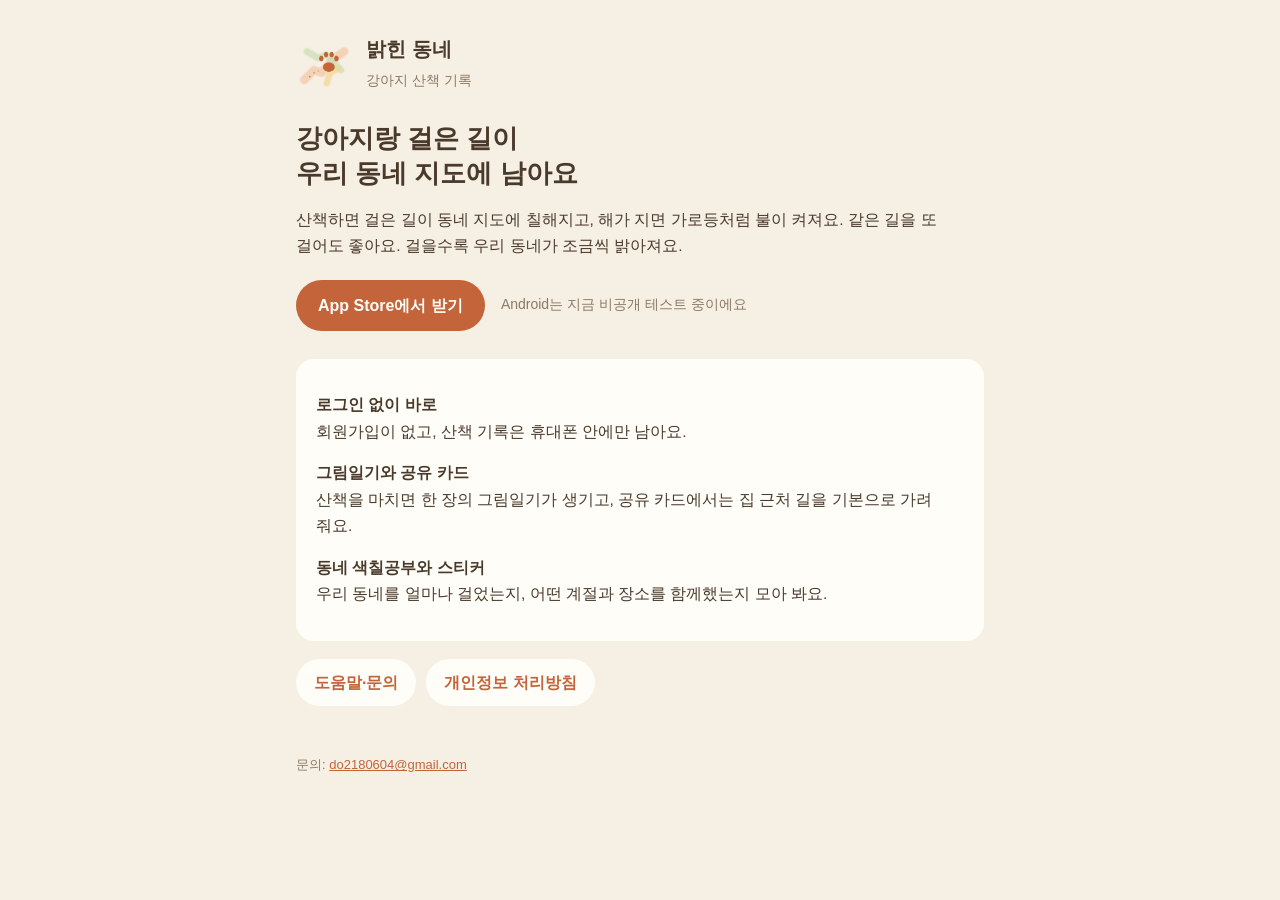
<file: index.html>
<!doctype html>
<html lang="ko">
<head>
  <meta charset="utf-8">
  <meta name="viewport" content="width=device-width, initial-scale=1">
  <title>밝힌 동네</title>
  <meta name="description" content="강아지와 걸은 길이 우리 동네 지도에 칠해지는 산책 기록 앱">
  <meta property="og:type" content="website">
  <meta property="og:title" content="밝힌 동네 - 강아지 산책 지도">
  <meta property="og:description" content="강아지와 걸은 길이 우리 동네 지도에 칠해지고, 해가 지면 불이 켜져요. 로그인 없이 기록은 내 휴대폰에만.">
  <meta property="og:image" content="https://seongshampoo.github.io/petwalk-site/og.png">
  <meta property="og:url" content="https://seongshampoo.github.io/petwalk-site/">
  <link rel="icon" href="favicon.png">
  <link rel="stylesheet" href="style.css">
</head>
<body>
<main>
  <header class="app">
    <img src="icon.png" alt="">
    <div><strong>밝힌 동네</strong><span>강아지 산책 기록</span></div>
  </header>

  <h1>강아지랑 걸은 길이<br>우리 동네 지도에 남아요</h1>
  <p>산책하면 걸은 길이 동네 지도에 칠해지고, 해가 지면 가로등처럼 불이 켜져요. 같은 길을 또 걸어도 좋아요. 걸을수록 우리 동네가 조금씩 밝아져요.</p>

  <div class="download">
    <a class="button" href="https://apps.apple.com/kr/app/id6818781082">App Store에서 받기</a>
    <span class="muted">Android는 지금 비공개 테스트 중이에요</span>
  </div>

  <div class="card">
    <p><strong>로그인 없이 바로</strong><br>회원가입이 없고, 산책 기록은 휴대폰 안에만 남아요.</p>
    <p><strong>그림일기와 공유 카드</strong><br>산책을 마치면 한 장의 그림일기가 생기고, 공유 카드에서는 집 근처 길을 기본으로 가려 줘요.</p>
    <p><strong>동네 색칠공부와 스티커</strong><br>우리 동네를 얼마나 걸었는지, 어떤 계절과 장소를 함께했는지 모아 봐요.</p>
  </div>

  <div class="links">
    <a href="support.html">도움말·문의</a>
    <a href="privacy.html">개인정보 처리방침</a>
  </div>

  <footer>문의: <a href="mailto:do2180604@gmail.com">do2180604@gmail.com</a></footer>
</main>
</body>
</html>
</file>
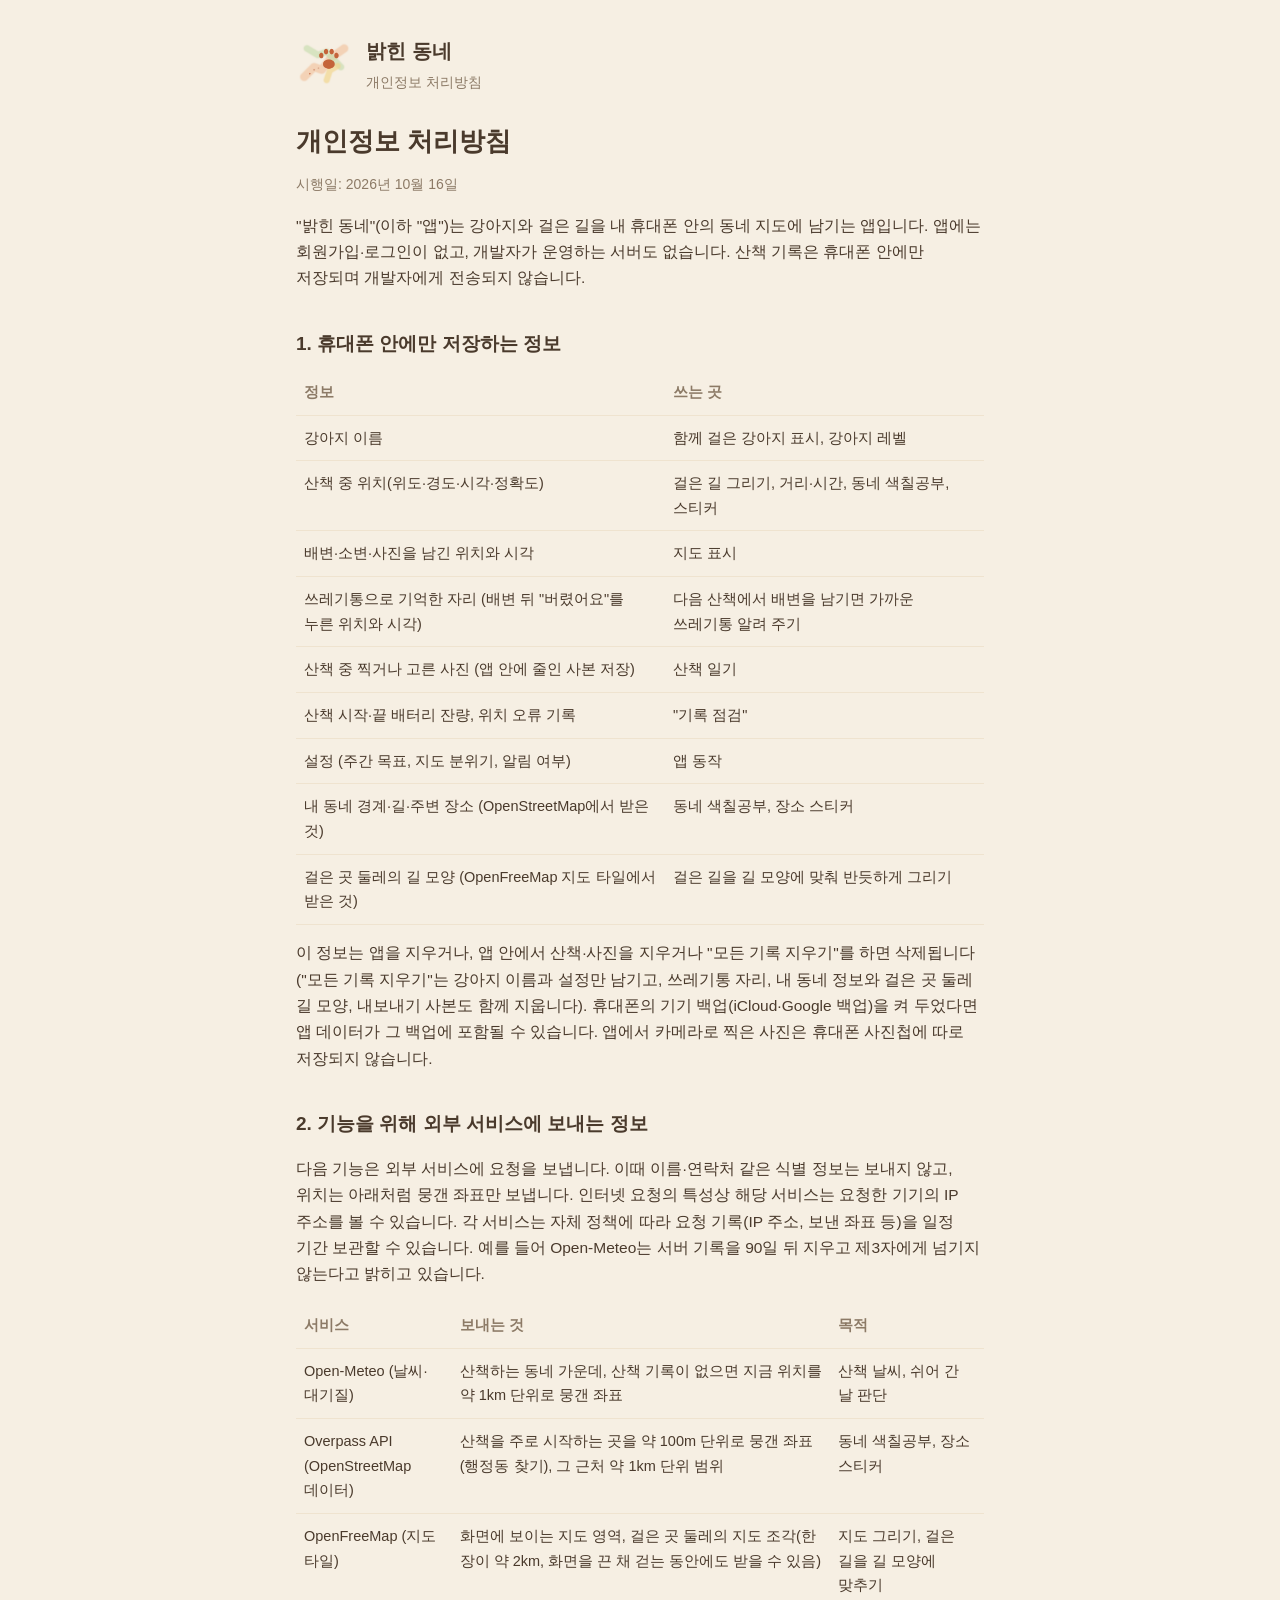
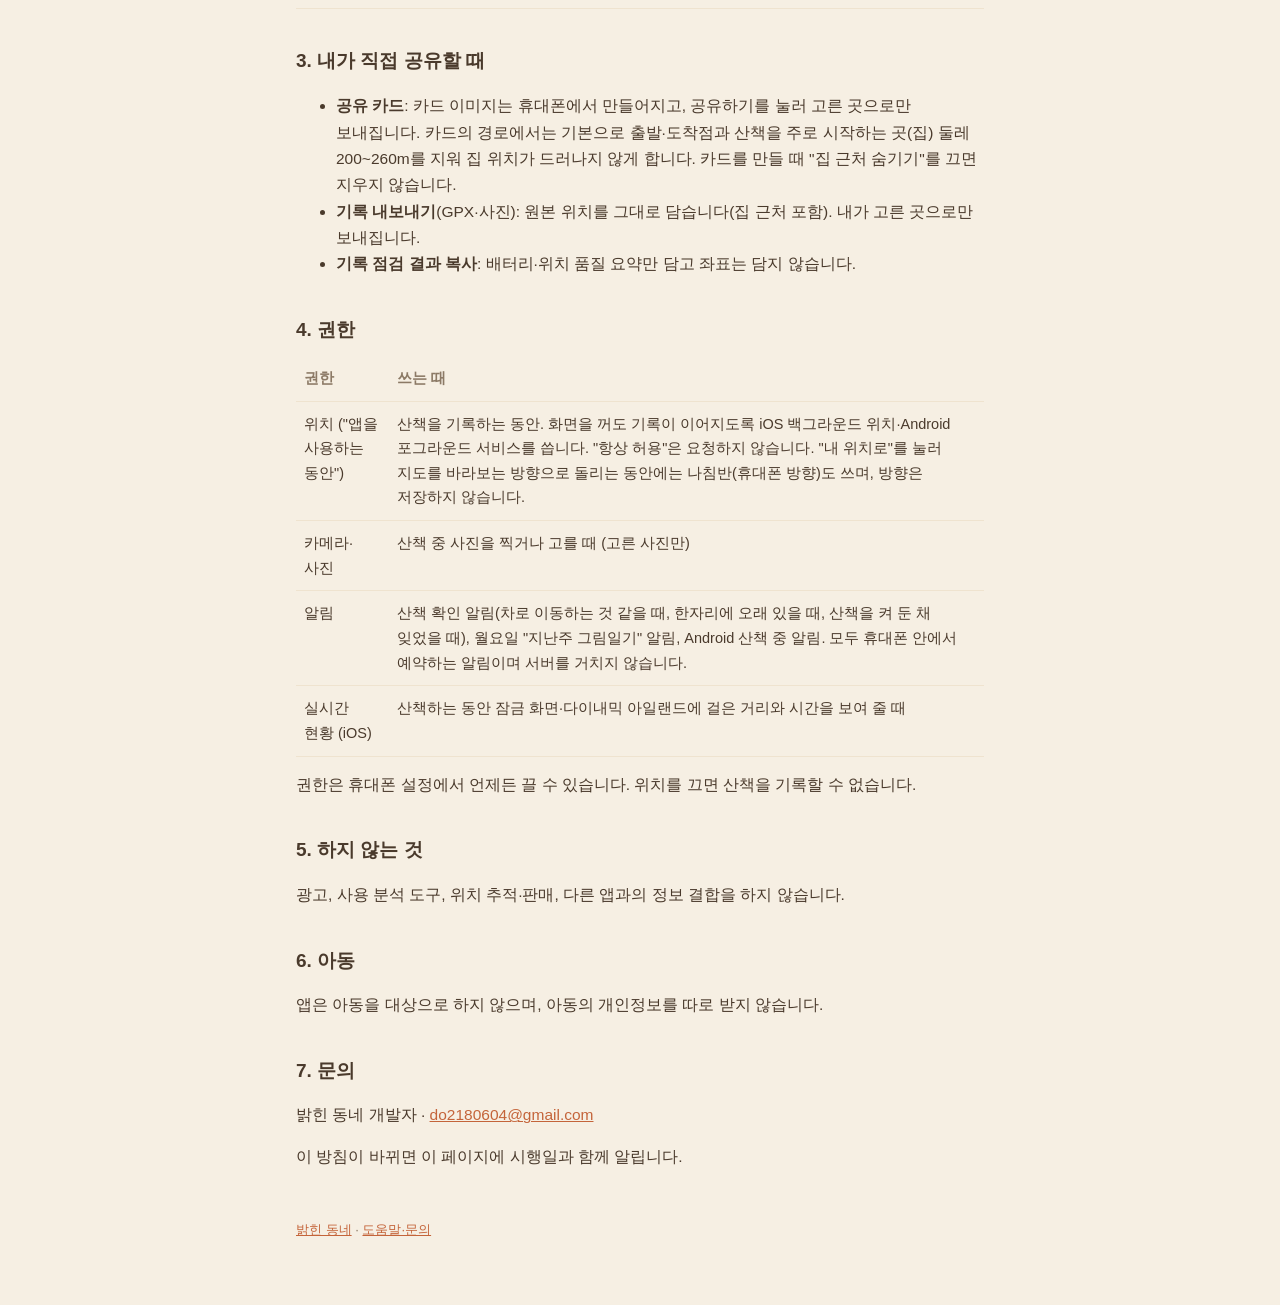
<file: privacy.html>
<!doctype html>
<html lang="ko">
<head>
  <meta charset="utf-8">
  <meta name="viewport" content="width=device-width, initial-scale=1">
  <title>개인정보 처리방침 · 밝힌 동네</title>
  <link rel="icon" href="favicon.png">
  <link rel="stylesheet" href="style.css">
</head>
<body>
<main>
  <header class="app">
    <a href="./"><img src="icon.png" alt=""></a>
    <div><a href="./"><strong>밝힌 동네</strong></a><span>개인정보 처리방침</span></div>
  </header>

  <h1>개인정보 처리방침</h1>
  <p class="muted">시행일: 2026년 10월 16일</p>

  <p>"밝힌 동네"(이하 "앱")는 강아지와 걸은 길을 내 휴대폰 안의 동네 지도에 남기는 앱입니다. 앱에는 회원가입·로그인이 없고, 개발자가 운영하는 서버도 없습니다. 산책 기록은 휴대폰 안에만 저장되며 개발자에게 전송되지 않습니다.</p>

  <h2>1. 휴대폰 안에만 저장하는 정보</h2>
  <table>
    <thead><tr><th>정보</th><th>쓰는 곳</th></tr></thead>
    <tbody>
      <tr><td>강아지 이름</td><td>함께 걸은 강아지 표시, 강아지 레벨</td></tr>
      <tr><td>산책 중 위치(위도·경도·시각·정확도)</td><td>걸은 길 그리기, 거리·시간, 동네 색칠공부, 스티커</td></tr>
      <tr><td>배변·소변·사진을 남긴 위치와 시각</td><td>지도 표시</td></tr>
      <tr><td>쓰레기통으로 기억한 자리 (배변 뒤 "버렸어요"를 누른 위치와 시각)</td><td>다음 산책에서 배변을 남기면 가까운 쓰레기통 알려 주기</td></tr>
      <tr><td>산책 중 찍거나 고른 사진 (앱 안에 줄인 사본 저장)</td><td>산책 일기</td></tr>
      <tr><td>산책 시작·끝 배터리 잔량, 위치 오류 기록</td><td>"기록 점검"</td></tr>
      <tr><td>설정 (주간 목표, 지도 분위기, 알림 여부)</td><td>앱 동작</td></tr>
      <tr><td>내 동네 경계·길·주변 장소 (OpenStreetMap에서 받은 것)</td><td>동네 색칠공부, 장소 스티커</td></tr>
      <tr><td>걸은 곳 둘레의 길 모양 (OpenFreeMap 지도 타일에서 받은 것)</td><td>걸은 길을 길 모양에 맞춰 반듯하게 그리기</td></tr>
    </tbody>
  </table>
  <p>이 정보는 앱을 지우거나, 앱 안에서 산책·사진을 지우거나 "모든 기록 지우기"를 하면 삭제됩니다("모든 기록 지우기"는 강아지 이름과 설정만 남기고, 쓰레기통 자리, 내 동네 정보와 걸은 곳 둘레 길 모양, 내보내기 사본도 함께 지웁니다). 휴대폰의 기기 백업(iCloud·Google 백업)을 켜 두었다면 앱 데이터가 그 백업에 포함될 수 있습니다. 앱에서 카메라로 찍은 사진은 휴대폰 사진첩에 따로 저장되지 않습니다.</p>

  <h2>2. 기능을 위해 외부 서비스에 보내는 정보</h2>
  <p>다음 기능은 외부 서비스에 요청을 보냅니다. 이때 이름·연락처 같은 식별 정보는 보내지 않고, 위치는 아래처럼 뭉갠 좌표만 보냅니다. 인터넷 요청의 특성상 해당 서비스는 요청한 기기의 IP 주소를 볼 수 있습니다. 각 서비스는 자체 정책에 따라 요청 기록(IP 주소, 보낸 좌표 등)을 일정 기간 보관할 수 있습니다. 예를 들어 Open-Meteo는 서버 기록을 90일 뒤 지우고 제3자에게 넘기지 않는다고 밝히고 있습니다.</p>
  <table>
    <thead><tr><th>서비스</th><th>보내는 것</th><th>목적</th></tr></thead>
    <tbody>
      <tr><td>Open-Meteo (날씨·대기질)</td><td>산책하는 동네 가운데, 산책 기록이 없으면 지금 위치를 약 1km 단위로 뭉갠 좌표</td><td>산책 날씨, 쉬어 간 날 판단</td></tr>
      <tr><td>Overpass API (OpenStreetMap 데이터)</td><td>산책을 주로 시작하는 곳을 약 100m 단위로 뭉갠 좌표(행정동 찾기), 그 근처 약 1km 단위 범위</td><td>동네 색칠공부, 장소 스티커</td></tr>
      <tr><td>OpenFreeMap (지도 타일)</td><td>화면에 보이는 지도 영역, 걸은 곳 둘레의 지도 조각(한 장이 약 2km, 화면을 끈 채 걷는 동안에도 받을 수 있음)</td><td>지도 그리기, 걸은 길을 길 모양에 맞추기</td></tr>
    </tbody>
  </table>

  <h2>3. 내가 직접 공유할 때</h2>
  <ul>
    <li><strong>공유 카드</strong>: 카드 이미지는 휴대폰에서 만들어지고, 공유하기를 눌러 고른 곳으로만 보내집니다. 카드의 경로에서는 기본으로 출발·도착점과 산책을 주로 시작하는 곳(집) 둘레 200~260m를 지워 집 위치가 드러나지 않게 합니다. 카드를 만들 때 "집 근처 숨기기"를 끄면 지우지 않습니다.</li>
    <li><strong>기록 내보내기</strong>(GPX·사진): 원본 위치를 그대로 담습니다(집 근처 포함). 내가 고른 곳으로만 보내집니다.</li>
    <li><strong>기록 점검 결과 복사</strong>: 배터리·위치 품질 요약만 담고 좌표는 담지 않습니다.</li>
  </ul>

  <h2>4. 권한</h2>
  <table>
    <thead><tr><th>권한</th><th>쓰는 때</th></tr></thead>
    <tbody>
      <tr><td>위치 ("앱을 사용하는 동안")</td><td>산책을 기록하는 동안. 화면을 꺼도 기록이 이어지도록 iOS 백그라운드 위치·Android 포그라운드 서비스를 씁니다. "항상 허용"은 요청하지 않습니다. "내 위치로"를 눌러 지도를 바라보는 방향으로 돌리는 동안에는 나침반(휴대폰 방향)도 쓰며, 방향은 저장하지 않습니다.</td></tr>
      <tr><td>카메라·사진</td><td>산책 중 사진을 찍거나 고를 때 (고른 사진만)</td></tr>
      <tr><td>알림</td><td>산책 확인 알림(차로 이동하는 것 같을 때, 한자리에 오래 있을 때, 산책을 켜 둔 채 잊었을 때), 월요일 "지난주 그림일기" 알림, Android 산책 중 알림. 모두 휴대폰 안에서 예약하는 알림이며 서버를 거치지 않습니다.</td></tr>
      <tr><td>실시간 현황 (iOS)</td><td>산책하는 동안 잠금 화면·다이내믹 아일랜드에 걸은 거리와 시간을 보여 줄 때</td></tr>
    </tbody>
  </table>
  <p>권한은 휴대폰 설정에서 언제든 끌 수 있습니다. 위치를 끄면 산책을 기록할 수 없습니다.</p>

  <h2>5. 하지 않는 것</h2>
  <p>광고, 사용 분석 도구, 위치 추적·판매, 다른 앱과의 정보 결합을 하지 않습니다.</p>

  <h2>6. 아동</h2>
  <p>앱은 아동을 대상으로 하지 않으며, 아동의 개인정보를 따로 받지 않습니다.</p>

  <h2>7. 문의</h2>
  <p>밝힌 동네 개발자 · <a href="mailto:do2180604@gmail.com">do2180604@gmail.com</a></p>
  <p>이 방침이 바뀌면 이 페이지에 시행일과 함께 알립니다.</p>

  <footer><a href="./">밝힌 동네</a> · <a href="support.html">도움말·문의</a></footer>
</main>
</body>
</html>
</file>
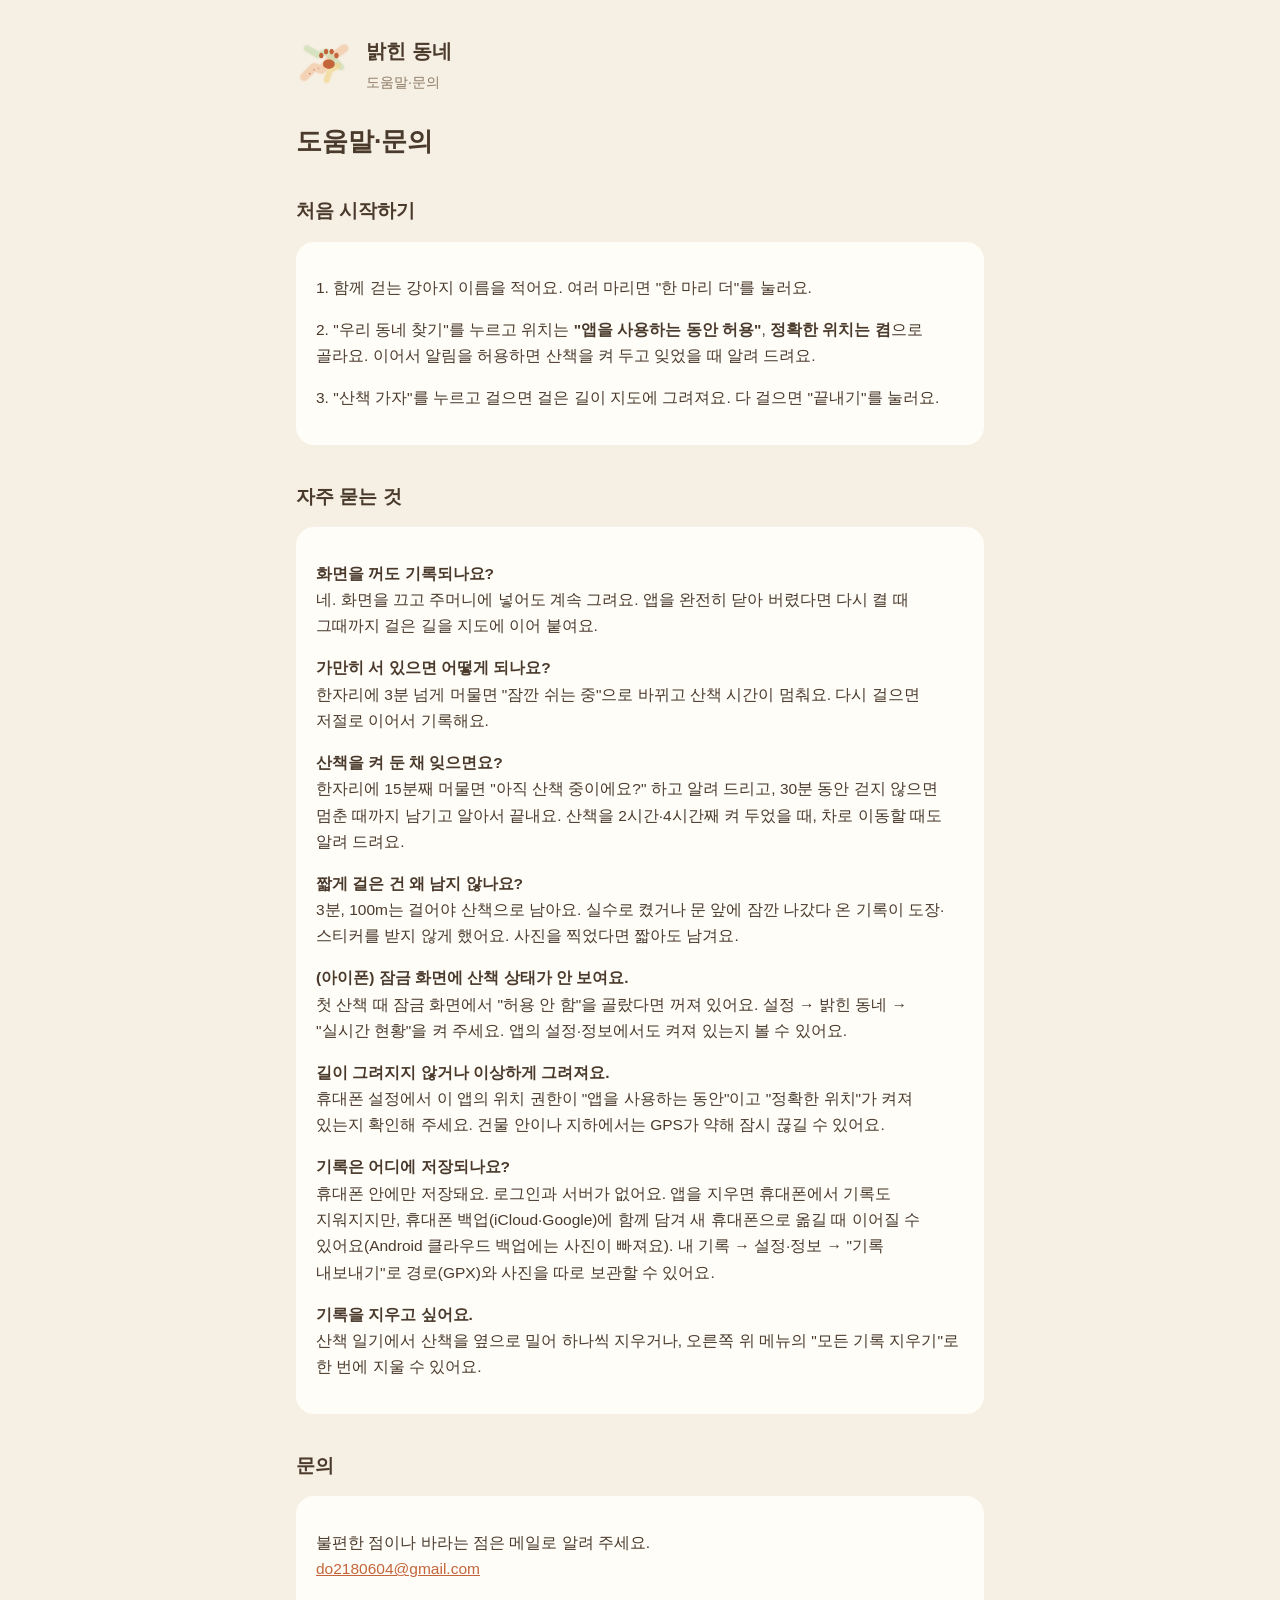
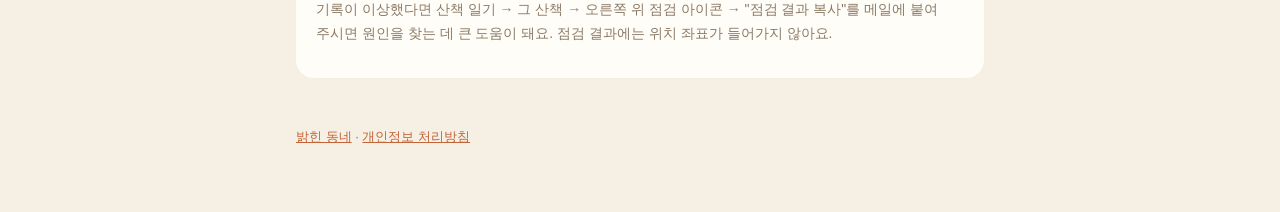
<file: support.html>
<!doctype html>
<html lang="ko">
<head>
  <meta charset="utf-8">
  <meta name="viewport" content="width=device-width, initial-scale=1">
  <title>도움말·문의 · 밝힌 동네</title>
  <link rel="icon" href="favicon.png">
  <link rel="stylesheet" href="style.css">
</head>
<body>
<main>
  <header class="app">
    <a href="./"><img src="icon.png" alt=""></a>
    <div><a href="./"><strong>밝힌 동네</strong></a><span>도움말·문의</span></div>
  </header>

  <h1>도움말·문의</h1>

  <h2>처음 시작하기</h2>
  <div class="card">
    <p>1. 함께 걷는 강아지 이름을 적어요. 여러 마리면 "한 마리 더"를 눌러요.</p>
    <p>2. "우리 동네 찾기"를 누르고 위치는 <strong>"앱을 사용하는 동안 허용"</strong>, <strong>정확한 위치는 켬</strong>으로 골라요. 이어서 알림을 허용하면 산책을 켜 두고 잊었을 때 알려 드려요.</p>
    <p>3. "산책 가자"를 누르고 걸으면 걸은 길이 지도에 그려져요. 다 걸으면 "끝내기"를 눌러요.</p>
  </div>

  <h2>자주 묻는 것</h2>
  <div class="card">
    <p><strong>화면을 꺼도 기록되나요?</strong><br>네. 화면을 끄고 주머니에 넣어도 계속 그려요. 앱을 완전히 닫아 버렸다면 다시 켤 때 그때까지 걸은 길을 지도에 이어 붙여요.</p>
    <p><strong>가만히 서 있으면 어떻게 되나요?</strong><br>한자리에 3분 넘게 머물면 "잠깐 쉬는 중"으로 바뀌고 산책 시간이 멈춰요. 다시 걸으면 저절로 이어서 기록해요.</p>
    <p><strong>산책을 켜 둔 채 잊으면요?</strong><br>한자리에 15분째 머물면 "아직 산책 중이에요?" 하고 알려 드리고, 30분 동안 걷지 않으면 멈춘 때까지 남기고 알아서 끝내요. 산책을 2시간·4시간째 켜 두었을 때, 차로 이동할 때도 알려 드려요.</p>
    <p><strong>짧게 걸은 건 왜 남지 않나요?</strong><br>3분, 100m는 걸어야 산책으로 남아요. 실수로 켰거나 문 앞에 잠깐 나갔다 온 기록이 도장·스티커를 받지 않게 했어요. 사진을 찍었다면 짧아도 남겨요.</p>
    <p><strong>(아이폰) 잠금 화면에 산책 상태가 안 보여요.</strong><br>첫 산책 때 잠금 화면에서 "허용 안 함"을 골랐다면 꺼져 있어요. 설정 → 밝힌 동네 → "실시간 현황"을 켜 주세요. 앱의 설정·정보에서도 켜져 있는지 볼 수 있어요.</p>
    <p><strong>길이 그려지지 않거나 이상하게 그려져요.</strong><br>휴대폰 설정에서 이 앱의 위치 권한이 "앱을 사용하는 동안"이고 "정확한 위치"가 켜져 있는지 확인해 주세요. 건물 안이나 지하에서는 GPS가 약해 잠시 끊길 수 있어요.</p>
    <p><strong>기록은 어디에 저장되나요?</strong><br>휴대폰 안에만 저장돼요. 로그인과 서버가 없어요. 앱을 지우면 휴대폰에서 기록도 지워지지만, 휴대폰 백업(iCloud·Google)에 함께 담겨 새 휴대폰으로 옮길 때 이어질 수 있어요(Android 클라우드 백업에는 사진이 빠져요). 내 기록 → 설정·정보 → "기록 내보내기"로 경로(GPX)와 사진을 따로 보관할 수 있어요.</p>
    <p><strong>기록을 지우고 싶어요.</strong><br>산책 일기에서 산책을 옆으로 밀어 하나씩 지우거나, 오른쪽 위 메뉴의 "모든 기록 지우기"로 한 번에 지울 수 있어요.</p>
  </div>

  <h2>문의</h2>
  <div class="card">
    <p>불편한 점이나 바라는 점은 메일로 알려 주세요.<br><a href="mailto:do2180604@gmail.com">do2180604@gmail.com</a></p>
    <p class="muted">기록이 이상했다면 산책 일기 → 그 산책 → 오른쪽 위 점검 아이콘 → "점검 결과 복사"를 메일에 붙여 주시면 원인을 찾는 데 큰 도움이 돼요. 점검 결과에는 위치 좌표가 들어가지 않아요.</p>
  </div>

  <footer><a href="./">밝힌 동네</a> · <a href="privacy.html">개인정보 처리방침</a></footer>
</main>
</body>
</html>
</file>
<file: style.css>
:root {
  --bg: #f6efe3;
  --surface: #fffdf8;
  --ink: #4a3a2c;
  --muted: #8c7a66;
  --accent: #c4643a;
  --line: #efe3cf;
}

@media (prefers-color-scheme: dark) {
  :root {
    --bg: #0e1116;
    --surface: #181c23;
    --ink: #f2ede6;
    --muted: #9aa3b2;
    --accent: #ffa94d;
    --line: #232832;
  }
}

* { box-sizing: border-box; }

body {
  margin: 0;
  background: var(--bg);
  color: var(--ink);
  font-family: -apple-system, BlinkMacSystemFont, "Apple SD Gothic Neo", "Noto Sans KR", "Malgun Gothic", sans-serif;
  line-height: 1.7;
  word-break: keep-all;
  overflow-wrap: anywhere;
}

main {
  max-width: 720px;
  margin: 0 auto;
  padding: 32px 16px 64px;
}

header.app {
  display: flex;
  align-items: center;
  gap: 14px;
  margin-bottom: 28px;
}

header.app img { width: 56px; height: 56px; border-radius: 14px; }
header.app a { color: inherit; text-decoration: none; }
header.app strong { display: block; font-size: 20px; }
header.app span { color: var(--muted); font-size: 14px; }

h1 { font-size: 26px; line-height: 1.35; margin: 0 0 8px; }
h2 { font-size: 19px; margin: 36px 0 10px; }
p, li { font-size: 15.5px; }
.muted { color: var(--muted); font-size: 14px; }
a { color: var(--accent); }

.card {
  background: var(--surface);
  border-radius: 18px;
  padding: 18px 20px;
  margin: 14px 0;
}

table { width: 100%; border-collapse: collapse; font-size: 14.5px; }
th, td { text-align: left; vertical-align: top; padding: 10px 8px; border-bottom: 1px solid var(--line); }
th { color: var(--muted); font-weight: 600; white-space: nowrap; }

.links { display: flex; flex-wrap: wrap; gap: 10px; margin-top: 18px; }
.links a {
  background: var(--surface);
  border-radius: 999px;
  padding: 10px 18px;
  text-decoration: none;
  font-weight: 600;
}

footer { margin-top: 48px; color: var(--muted); font-size: 13px; }

@media (max-width: 520px) {
  table, thead, tbody, tr, th, td { display: block; }
  thead { display: none; }
  td { border-bottom: none; padding: 2px 0; }
  tr { border-bottom: 1px solid var(--line); padding: 10px 0; }
  td:first-child { font-weight: 600; }
}

.download {
  display: flex;
  flex-wrap: wrap;
  align-items: center;
  gap: 10px 16px;
  margin: 20px 0 28px;
}

.download .button {
  display: inline-block;
  background: var(--accent);
  color: var(--surface);
  font-weight: 700;
  text-decoration: none;
  padding: 12px 22px;
  border-radius: 999px;
}
</file>
